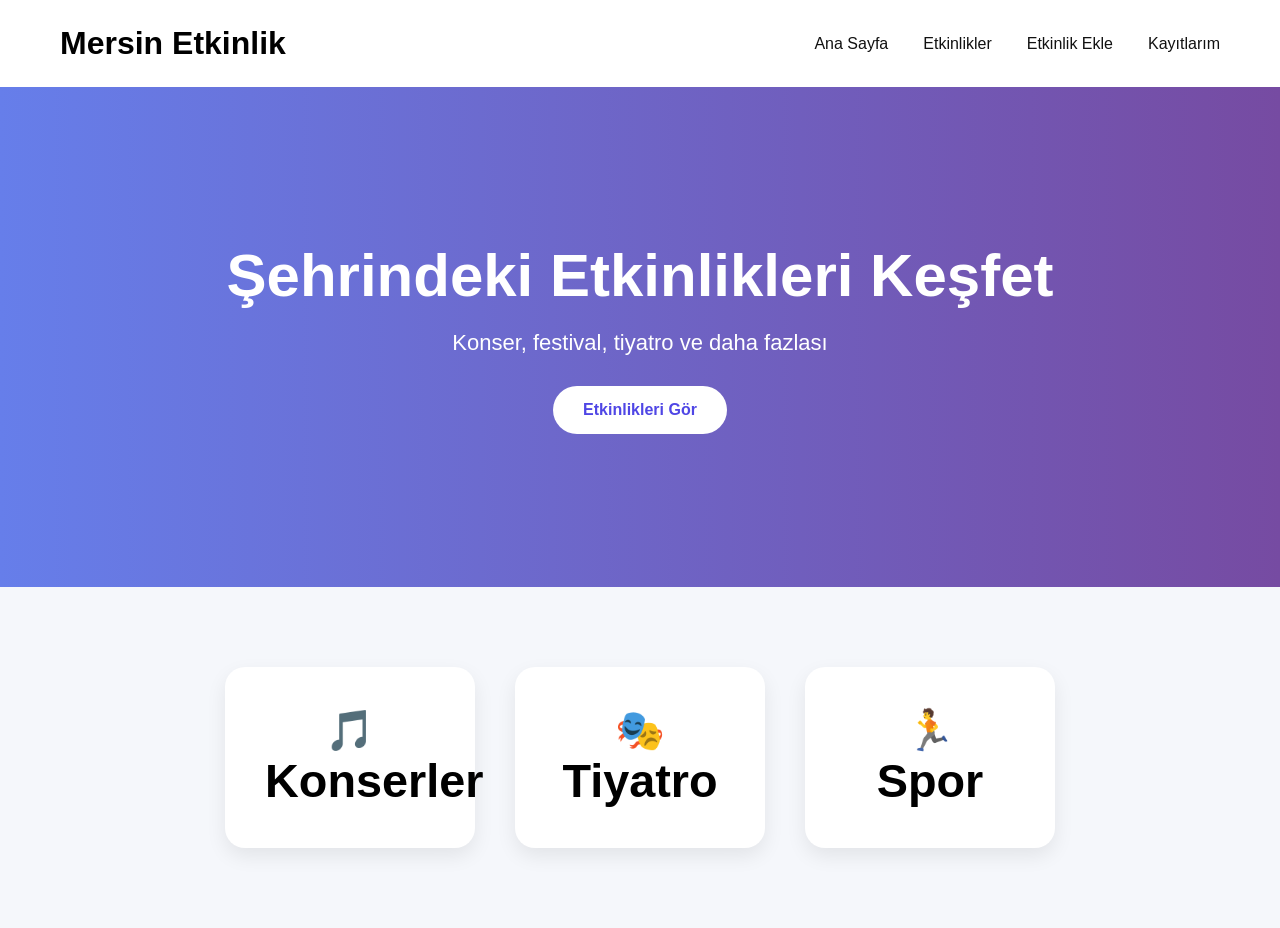
<file: index.html>
<!DOCTYPE html>
<html lang="tr">
<head>
<meta charset="UTF-8">
<meta name="viewport"
content="width=device-width,initial-scale=1.0">

<title>Mersin Etkinlik</title>

<link rel="stylesheet" href="style.css">
</head>
<body>

<nav class="navbar">

<div class="logo">
Mersin Etkinlik
</div>

<ul>
<li><a href="index.html">Ana Sayfa</a></li>

<li><a href="etkinlikler.html">
Etkinlikler
</a></li>

<li><a href="ekle.html">
Etkinlik Ekle
</a></li>

<li><a href="kayitlarim.html">
Kayıtlarım
</a></li>

</ul>

</nav>



<section class="hero">

<h1>
Şehrindeki Etkinlikleri Keşfet
</h1>

<p>
Konser, festival, tiyatro ve daha fazlası
</p>

<a href="etkinlikler.html" class="hero-btn">
Etkinlikleri Gör
</a>

</section>


<section class="features">

<div class="feature-card">
🎵
<h3>Konserler</h3>
</div>

<div class="feature-card">
🎭
<h3>Tiyatro</h3>
</div>

<div class="feature-card">
🏃
<h3>Spor</h3>
</div>

</section>


<script src="script.js"></script>

</body>
</html>
</file>
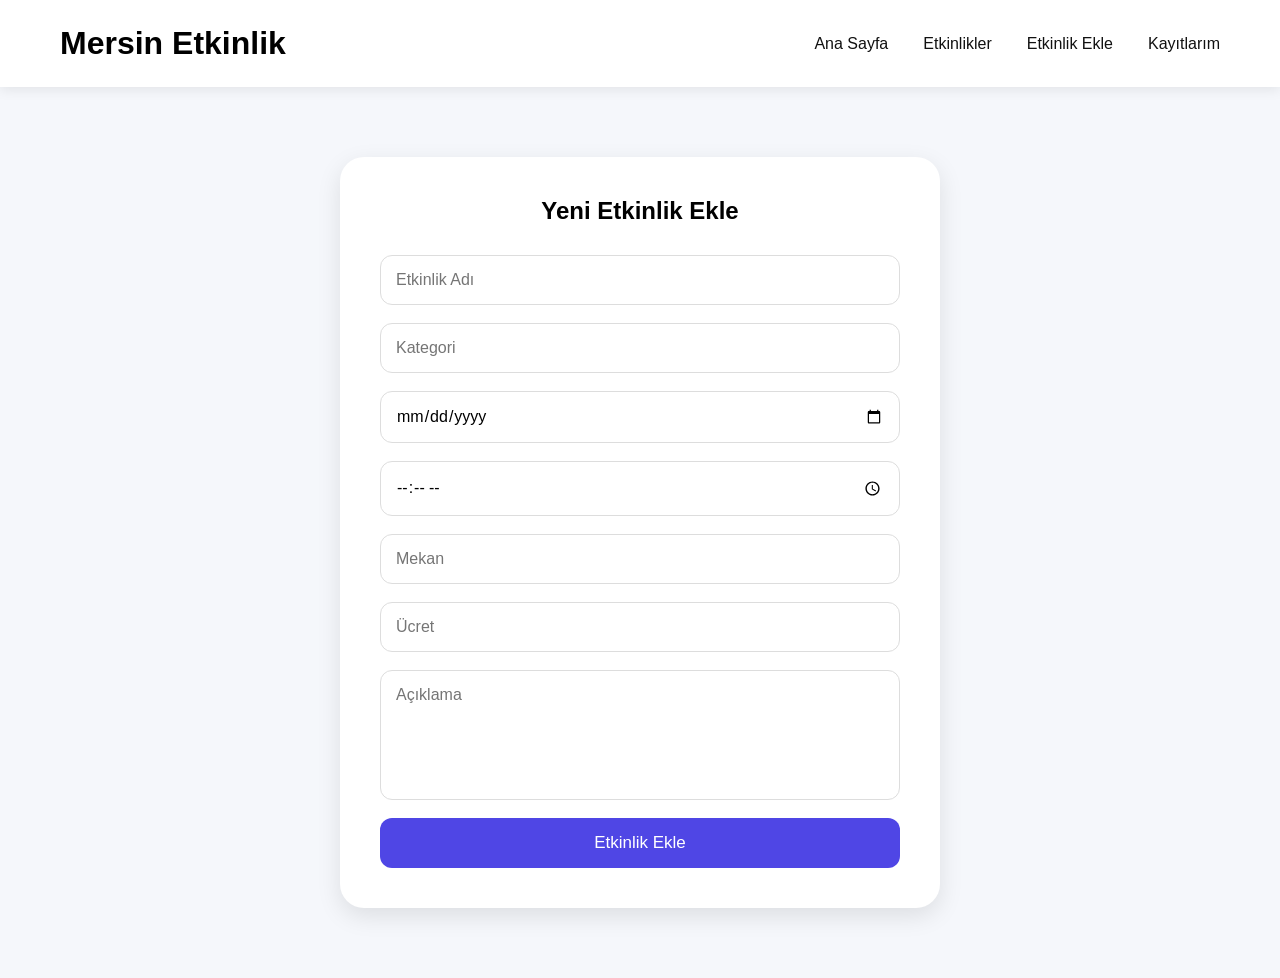
<file: ekle.html>
<!DOCTYPE html>
<html lang="tr">
<head>
<meta charset="UTF-8">
<meta name="viewport"
content="width=device-width,initial-scale=1.0">

<title>Etkinlik Ekle</title>

<link rel="stylesheet"
href="style.css">
</head>
<body>

<nav class="navbar">
<div class="logo">
Mersin Etkinlik
</div>

<ul>
<li><a href="index.html">Ana Sayfa</a></li>
<li><a href="etkinlikler.html">Etkinlikler</a></li>
<li><a href="ekle.html">Etkinlik Ekle</a></li>
<li><a href="kayitlarim.html">Kayıtlarım</a></li>
</ul>

</nav>


<section class="form-page">

<div class="form-box">

<h1>Yeni Etkinlik Ekle</h1>

<form id="eventForm">

<input
type="text"
id="title"
placeholder="Etkinlik Adı"
required
>

<input
type="text"
id="category"
placeholder="Kategori"
required
>

<input
type="date"
id="date"
required
>

<input
type="time"
id="time"
required
>

<input
type="text"
id="venue"
placeholder="Mekan"
required
>

<input
type="number"
id="price"
placeholder="Ücret"
required
>

<textarea
id="description"
placeholder="Açıklama"
required>
</textarea>

<button type="submit">
Etkinlik Ekle
</button>

</form>

</div>

</section>

<script src="script.js"></script>

</body>
</html>
</file>
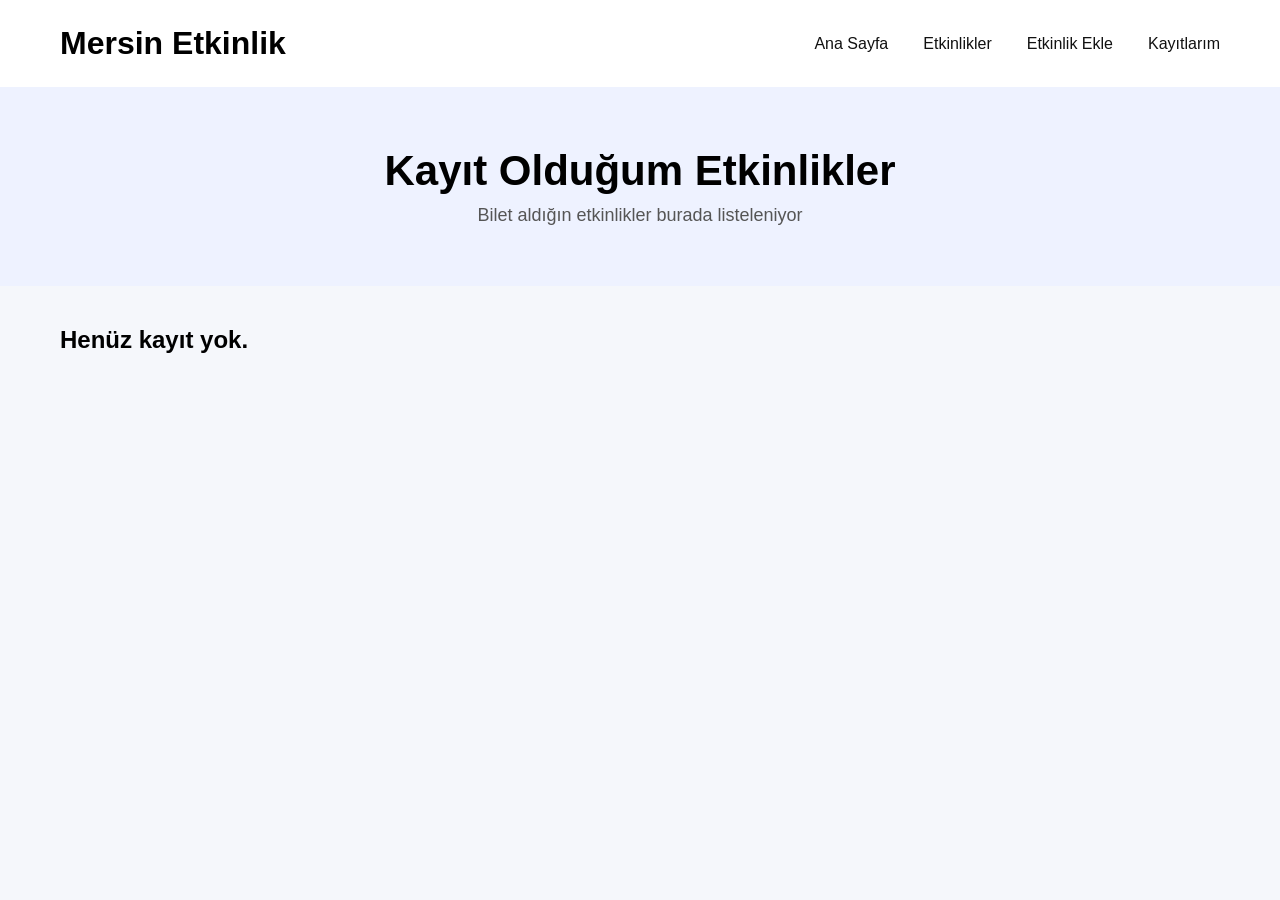
<file: kayitlarim.html>
<!DOCTYPE html>
<html lang="tr">
<head>
<meta charset="UTF-8">
<meta name="viewport"
content="width=device-width,initial-scale=1.0">

<title>Kayıtlarım</title>

<link rel="stylesheet"
href="style.css">
</head>
<body>

<nav class="navbar">

<div class="logo">
Mersin Etkinlik
</div>

<ul>
<li><a href="index.html">Ana Sayfa</a></li>
<li><a href="etkinlikler.html">Etkinlikler</a></li>
<li><a href="ekle.html">Etkinlik Ekle</a></li>
<li><a href="kayitlarim.html">Kayıtlarım</a></li>
</ul>

</nav>


<section class="page-title">
<h1>Kayıt Olduğum Etkinlikler</h1>
<p>Bilet aldığın etkinlikler burada listeleniyor</p>
</section>


<section class="events-section">
<div id="kayit-container"></div>
</section>

<script src="script.js"></script>

</body>
</html>
</file>
<file: style.css>
*{
margin:0;
padding:0;
box-sizing:border-box;
font-family:Arial;
}

body{
background:#f5f7fb;
}

.navbar{
display:flex;
justify-content:space-between;
align-items:center;
padding:25px 60px;
background:white;
box-shadow:0 3px 12px rgba(0,0,0,.08);
}

.logo{
font-size:32px;
font-weight:bold;
}

.navbar ul{
display:flex;
gap:35px;
list-style:none;
}

.navbar a{
text-decoration:none;
color:#111;
}

.hero{
height:500px;
display:flex;
flex-direction:column;
justify-content:center;
align-items:center;
text-align:center;

background:
linear-gradient(to right,
#667eea,
#764ba2);

color:white;
}

.hero h1{
font-size:60px;
margin-bottom:20px;
}

.hero p{
font-size:22px;
margin-bottom:30px;
}

.hero-btn{
background:white;
color:#4f46e5;
padding:15px 30px;
border-radius:30px;
text-decoration:none;
font-weight:bold;
}

.features{
display:flex;
justify-content:center;
gap:40px;
padding:80px;
}

.feature-card{
background:white;
padding:40px;
width:250px;
text-align:center;
border-radius:20px;
box-shadow:0 8px 20px rgba(0,0,0,.08);
font-size:40px;
}
.page-title{
text-align:center;
padding:60px 20px;
background:#eef2ff;
}

.page-title h1{
font-size:42px;
margin-bottom:10px;
}

.page-title p{
font-size:18px;
color:#555;
}

.filter-area{
display:flex;
justify-content:center;
gap:15px;
flex-wrap:wrap;
padding:35px 20px;
}

.filter-area button{
padding:12px 24px;
border:none;
border-radius:30px;
background:#4f46e5;
color:white;
cursor:pointer;
font-size:15px;
transition:.3s;
}

.filter-area button:hover{
background:#3730a3;
}

.events-section{
padding:40px 60px;
}

#event-container{
display:grid;
grid-template-columns:repeat(auto-fit,minmax(280px,1fr));
gap:30px;
}

.event-card{
background:white;
border-radius:20px;
overflow:hidden;
box-shadow:0 8px 22px rgba(0,0,0,.10);
transition:.3s;
}

.event-card:hover{
transform:translateY(-6px);
}

.event-card img{
width:100%;
height:210px;
object-fit:cover;
}

.event-info{
padding:22px;
}

.event-info h3{
font-size:22px;
margin:10px 0;
}

.category-badge{
display:inline-block;
background:#eef2ff;
color:#4f46e5;
padding:6px 12px;
border-radius:20px;
font-size:13px;
font-weight:bold;
}

.status-badge{
display:inline-block;
margin-left:8px;
background:#dcfce7;
color:#166534;
padding:6px 12px;
border-radius:20px;
font-size:13px;
font-weight:bold;
}

.event-info p{
margin:8px 0;
color:#555;
}

.detail-btn{
display:inline-block;
margin-top:15px;
background:#4f46e5;
color:white;
padding:10px 16px;
border-radius:10px;
text-decoration:none;
}
.detail-page{
padding:60px;
}

.detail-card{
background:white;
max-width:1000px;
margin:auto;
border-radius:24px;
overflow:hidden;
box-shadow:0 10px 30px rgba(0,0,0,.12);
}

.detail-card img{
width:100%;
height:420px;
object-fit:cover;
}

.detail-content{
padding:35px;
}

.detail-content h1{
font-size:40px;
margin:15px 0;
}

.detail-content p{
font-size:17px;
margin:12px 0;
color:#444;
}

.countdown{
margin:25px 0;
padding:18px;
background:#eef2ff;
color:#3730a3;
border-radius:14px;
font-size:22px;
font-weight:bold;
}

.register-btn{
margin-top:20px;
padding:14px 24px;
border:none;
border-radius:12px;
background:#16a34a;
color:white;
font-size:17px;
cursor:pointer;
}

.register-btn:hover{
background:#15803d;
}
.form-page{
display:flex;
justify-content:center;
padding:70px 20px;
}

.form-box{
background:white;
padding:40px;
width:600px;
border-radius:24px;
box-shadow:0 8px 25px rgba(0,0,0,.10);
}

.form-box h1{
margin-bottom:30px;
text-align:center;
}

#eventForm{
display:flex;
flex-direction:column;
gap:18px;
}

#eventForm input,
#eventForm textarea{
padding:15px;
border:1px solid #ddd;
border-radius:12px;
font-size:16px;
}

#eventForm textarea{
height:130px;
resize:none;
}

#eventForm button{
background:#4f46e5;
color:white;
border:none;
padding:15px;
border-radius:12px;
font-size:17px;
cursor:pointer;
}
</file>
